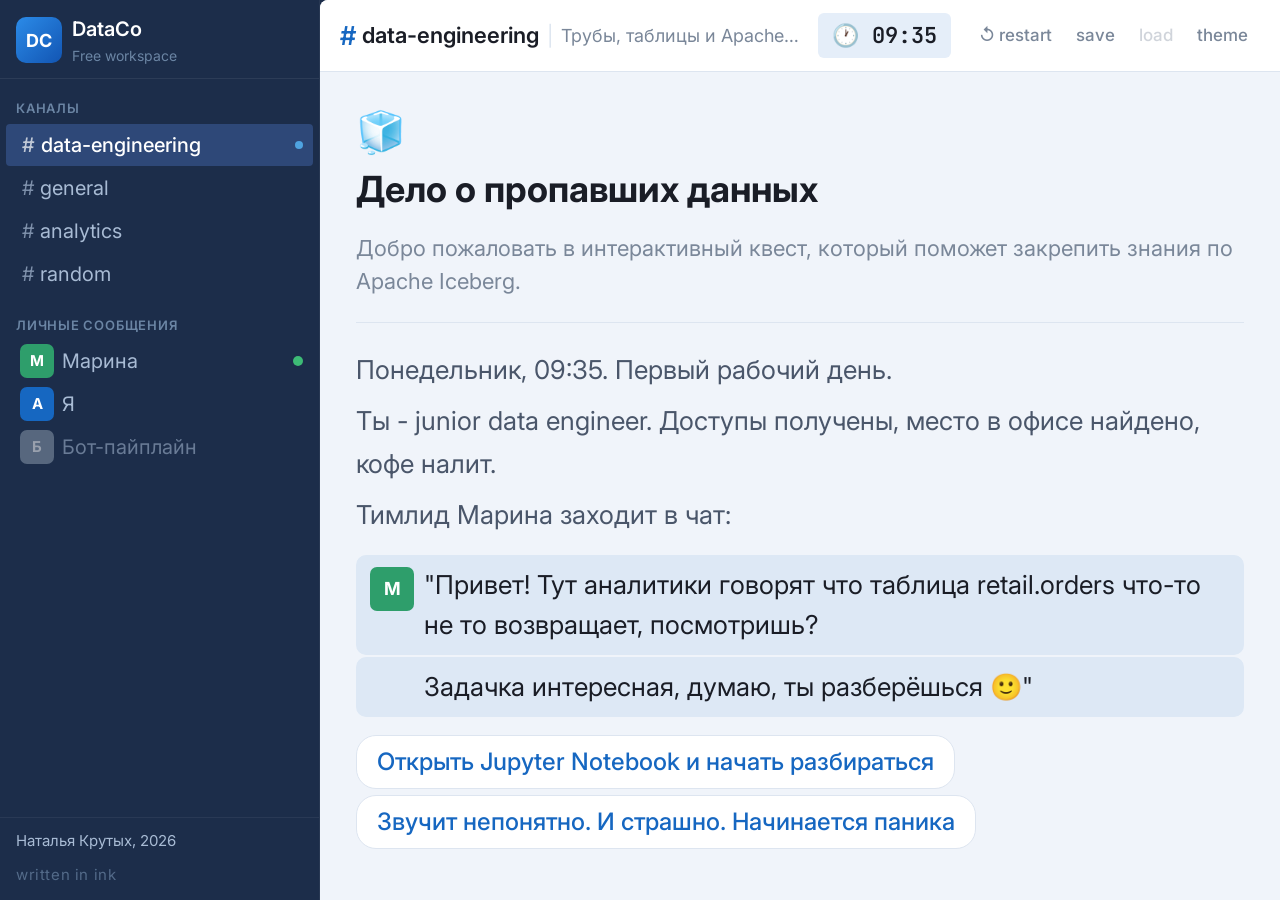
<file: index.html>
<!doctype html>
<html lang="ru">

<head>
    <meta charset="utf-8">
    <title>Дело о пропавших данных</title>
    <meta name="viewport" content="width=device-width, initial-scale=1.0">
    <link rel="preconnect" href="https://fonts.googleapis.com">
    <link
        href="https://fonts.googleapis.com/css2?family=Inter:wght@400;500;600&family=JetBrains+Mono:wght@400&display=swap"
        rel="stylesheet">
    <link rel="stylesheet" href="style.css">
</head>

<body>

    <aside class="sidebar">
        <div class="workspace-header">
            <div class="workspace-logo">DC</div>
            <div class="workspace-info">
                <div class="workspace-name">DataCo</div>
                <div class="workspace-plan">Free workspace</div>
            </div>
        </div>

        <div class="sidebar-section-label">Каналы</div>
        <nav class="channel-list">
            <a class="channel-item active">
                <span class="hash">#</span>
                <span>data-engineering</span>
                <span class="unread-dot"></span>
            </a>
            <a class="channel-item">
                <span class="hash">#</span>
                <span>general</span>
            </a>
            <a class="channel-item">
                <span class="hash">#</span>
                <span>analytics</span>
            </a>
            <a class="channel-item">
                <span class="hash">#</span>
                <span>random</span>
            </a>
        </nav>

        <div class="sidebar-section-label">Личные сообщения</div>
        <div class="dm-list">
            <div class="dm-item">
                <div class="dm-avatar av-green">М</div>
                <span class="dm-name">Марина</span>
                <span class="online-dot"></span>
            </div>
            <div class="dm-item">
                <div class="dm-avatar av-blue">А</div>
                <span class="dm-name">Я</span>
            </div>
            <div class="dm-item muted">
                <div class="dm-avatar av-grey">Б</div>
                <span class="dm-name">Бот-пайплайн</span>
            </div>
        </div>

        <div class="sidebar-footer">
            <div class="author-credit">Наталья Крутых, 2026</div>
            <a href="https://www.inklestudios.com/ink" target="_blank" class="ink-credit">written in ink</a>
        </div>
    </aside>

    <div class="chat-panel">
        <header class="chat-topbar">
            <div class="topbar-left">
                <span class="topbar-hash">#</span>
                <span class="topbar-channel">data-engineering</span>
                <span class="topbar-divider">|</span>
                <span class="topbar-desc">Трубы, таблицы и Apache Iceberg</span>
            </div>
            <div id="game-clock" class="game-clock" style="display:none;">🕐 <span id="clock-time"></span></div>
            <div id="controls" class="buttons">
                <a id="rewind" title="Начать заново">↺ restart</a>
                <a id="save" title="Сохранить прогресс">save</a>
                <a id="reload" title="Загрузить прогресс">load</a>
                <a id="theme-switch" title="Сменить тему">theme</a>
            </div>
        </header>

        <div class="outerContainer">
            <div id="story" class="container">
                <div class="header">
                    <div class="channel-intro">
                        <div class="channel-intro-icon">🧊</div>
                        <h1>Дело о пропавших данных</h1>
                        <h2 class="byline"></h2>
                        <p class="channel-intro-desc">Добро пожаловать в интерактивный квест, который поможет закрепить
                            знания по Apache Iceberg.</p>
                    </div>
                </div>
            </div>
        </div>
    </div>

    <script src="ink.js"></script>
    <script src="iceberg_quest.js"></script>
    <script src="main.js"></script>
</body>

</html>
</file>
<file: style.css>
@import url('https://fonts.googleapis.com/css2?family=Inter:wght@400;500;600&family=JetBrains+Mono:wght@400&display=swap');

/* ─── Reset & Variables ──────────────────────────────────────────────────── */

*,
*::before,
*::after {
    box-sizing: border-box;
    margin: 0;
    padding: 0;
}

:root {
    --sidebar-bg: #1c2d4a;
    --sidebar-hover: #263a5e;
    --sidebar-active: #2e4878;
    --sidebar-text: #a8bbd4;
    --sidebar-active-text: #ffffff;
    --sidebar-label: #6b85a4;

    --chat-bg: #f0f4fa;
    --topbar-bg: #ffffff;
    --topbar-border: #dde5f0;

    --msg-incoming-bg: #ffffff;
    --msg-code-bg: #eaf0f8;
    --msg-code-border: #c4d4e8;

    --primary: #1667c1;
    --primary-light: #e5eef9;
    --primary-hover: #0f56a8;

    --text-main: #1a1d26;
    --text-muted: #7a8799;
    --text-narrative: #4a566a;

    --border: #dde5f0;
    --radius: 6px;

    --avatar-green: #2e9e6b;
    --avatar-blue: #1667c1;
    --avatar-grey: #8898aa;

    --online-green: #3dbb76;

    --font-main: 'Inter', system-ui, -apple-system, sans-serif;
    --font-mono: 'JetBrains Mono', 'Fira Code', 'Consolas', monospace;

    --sidebar-width: 320px;
    --topbar-height: 72px;
}

/* ─── Layout ─────────────────────────────────────────────────────────────── */

html,
body {
    height: 100%;
    overflow: hidden;
}

body {
    display: flex;
    font-family: var(--font-main);
    background: var(--sidebar-bg);
    color: var(--text-main);
    font-size: 20px;
    line-height: 1.5;
}

/* ─── Sidebar ────────────────────────────────────────────────────────────── */

.sidebar {
    width: var(--sidebar-width);
    flex-shrink: 0;
    height: 100vh;
    background: var(--sidebar-bg);
    display: flex;
    flex-direction: column;
    overflow: hidden;
    border-right: 1px solid rgba(255, 255, 255, 0.05);
}

.workspace-header {
    display: flex;
    align-items: center;
    gap: 10px;
    padding: 14px 16px 12px;
    border-bottom: 1px solid rgba(255, 255, 255, 0.07);
    flex-shrink: 0;
}

.workspace-logo {
    width: 46px;
    height: 46px;
    background: linear-gradient(135deg, #2b8be8, #1255b3);
    border-radius: 10px;
    display: flex;
    align-items: center;
    justify-content: center;
    color: white;
    font-weight: 700;
    font-size: 18px;
    letter-spacing: 0.5px;
    flex-shrink: 0;
}

.workspace-name {
    color: #ffffff;
    font-weight: 600;
    font-size: 20px;
}

.workspace-plan {
    color: var(--sidebar-label);
    font-size: 14px;
    margin-top: 1px;
}

.sidebar-section-label {
    padding: 20px 16px 4px;
    font-size: 13px;
    font-weight: 600;
    letter-spacing: 0.06em;
    text-transform: uppercase;
    color: var(--sidebar-label);
    flex-shrink: 0;
}

/* Channels */

.channel-list {
    list-style: none;
    flex-shrink: 0;
}

.channel-item {
    display: flex;
    align-items: center;
    gap: 6px;
    padding: 6px 10px 6px 16px;
    border-radius: 4px;
    margin: 1px 6px;
    color: var(--sidebar-text);
    font-size: 20px;
    cursor: pointer;
    text-decoration: none;
    transition: background 0.12s;
}

.channel-item:hover {
    background: var(--sidebar-hover);
    color: #d0dce8;
}

.channel-item.active {
    background: var(--sidebar-active);
    color: var(--sidebar-active-text);
    font-weight: 500;
}

.channel-item .hash {
    color: inherit;
    opacity: 0.7;
    font-size: 20px;
    line-height: 1;
}

.unread-dot {
    width: 8px;
    height: 8px;
    background: #4fa3e0;
    border-radius: 50%;
    margin-left: auto;
    flex-shrink: 0;
}

/* DM list */

.dm-list {
    flex-shrink: 0;
}

.dm-item {
    display: flex;
    align-items: center;
    gap: 8px;
    padding: 4px 10px 4px 14px;
    margin: 1px 6px;
    border-radius: 4px;
    cursor: pointer;
    transition: background 0.12s;
}

.dm-item:hover {
    background: var(--sidebar-hover);
}

.dm-item.muted {
    opacity: 0.55;
}

.dm-avatar {
    width: 34px;
    height: 34px;
    border-radius: 7px;
    display: flex;
    align-items: center;
    justify-content: center;
    font-weight: 700;
    font-size: 15px;
    color: white;
    flex-shrink: 0;
}

.av-green {
    background: var(--avatar-green);
}

.av-blue {
    background: var(--avatar-blue);
}

.av-grey {
    background: var(--avatar-grey);
}

.dm-name {
    color: var(--sidebar-text);
    font-size: 20px;
    flex: 1;
}

.online-dot {
    width: 10px;
    height: 10px;
    background: var(--online-green);
    border-radius: 50%;
    flex-shrink: 0;
    box-shadow: 0 0 0 2px var(--sidebar-bg);
}

/* Sidebar footer */

.sidebar-footer {
    margin-top: auto;
    padding: 12px 16px;
    border-top: 1px solid rgba(255, 255, 255, 0.06);
    flex-shrink: 0;
}

.author-credit {
    font-size: 15px;
    color: var(--sidebar-text);
    margin-bottom: 6px;
}

.ink-credit {
    font-size: 15px;
    color: var(--sidebar-label);
    text-decoration: none;
    letter-spacing: 0.04em;
    opacity: 0.7;
    transition: opacity 0.15s;
}

.ink-credit:hover {
    opacity: 1;
}

/* ─── Chat Panel ─────────────────────────────────────────────────────────── */

.chat-panel {
    flex: 1;
    display: flex;
    flex-direction: column;
    height: 100vh;
    overflow: hidden;
    background: var(--chat-bg);
    min-width: 0;
    border-radius: 8px 0 0 0;
}

/* ─── Top bar ────────────────────────────────────────────────────────────── */

.chat-topbar {
    height: var(--topbar-height);
    flex-shrink: 0;
    background: var(--topbar-bg);
    border-bottom: 1px solid var(--topbar-border);
    display: flex;
    align-items: center;
    justify-content: space-between;
    padding: 0 20px;
    gap: 16px;
}

.topbar-left {
    display: flex;
    align-items: center;
    gap: 6px;
    overflow: hidden;
}

.topbar-hash {
    font-size: 26px;
    color: var(--primary);
    font-weight: 600;
    line-height: 1;
}

.topbar-channel {
    font-weight: 600;
    font-size: 22px;
    color: var(--text-main);
    white-space: nowrap;
}

.topbar-divider {
    color: var(--border);
    margin: 0 2px;
}

.topbar-desc {
    color: var(--text-muted);
    font-size: 18px;
    white-space: nowrap;
    overflow: hidden;
    text-overflow: ellipsis;
}

/* Game clock */

.game-clock {
    font-size: 22px;
    font-weight: 600;
    color: var(--text-main);
    font-family: var(--font-mono);
    white-space: nowrap;
    flex-shrink: 0;
    padding: 6px 14px;
    border-radius: 6px;
    background: var(--primary-light);
    transition: opacity 0.3s;
}

/* Controls */

#controls.buttons {
    display: flex;
    align-items: center;
    gap: 0;
    flex-shrink: 0;
    background: none;
    position: static;
}

#controls a {
    font-size: 17px;
    font-weight: 500;
    color: var(--text-muted);
    text-decoration: none;
    padding: 6px 12px;
    border-radius: 5px;
    transition: background 0.12s, color 0.12s;
    cursor: pointer;
    font-family: var(--font-main);
    user-select: none;
}

#controls a:hover {
    background: var(--primary-light);
    color: var(--primary);
}

#controls [disabled] {
    opacity: 0.35;
    pointer-events: none;
}

@media screen and (prefers-reduced-motion: no-preference) {
    #controls a {
        transition: background 0.12s, color 0.12s;
    }
}

/* ─── Scroll area ────────────────────────────────────────────────────────── */

.outerContainer {
    flex: 1;
    position: relative;
    overflow-y: auto;
    overflow-x: hidden;
    -webkit-overflow-scrolling: touch;
    background: var(--chat-bg);
}

/* ─── Story container ────────────────────────────────────────────────────── */

.container {
    max-width: 936px;
    margin: 0 auto;
    padding: 0 24px 80px;
    background: transparent;
}

/* ─── Channel intro (header) ─────────────────────────────────────────────── */

.header {
    padding: 40px 0 24px;
    border-bottom: 1px solid var(--border);
    margin-bottom: 24px;
}

.channel-intro {
    display: flex;
    flex-direction: column;
    align-items: flex-start;
    gap: 6px;
}

.channel-intro-icon {
    font-size: 40px;
    line-height: 1;
    margin-bottom: 4px;
}

h1 {
    font-size: 36px;
    font-weight: 700;
    color: var(--text-main);
    font-family: var(--font-main);
}

h2.byline {
    font-size: 22px;
    font-style: italic;
    color: var(--text-muted);
    font-weight: 400;
    font-family: var(--font-main);
}

.channel-intro-desc {
    font-size: 22px;
    color: var(--text-muted);
    margin-top: 4px;
}

.channel-intro-desc strong {
    color: var(--text-main);
}

/* ─── Narrative paragraphs ───────────────────────────────────────────────── */

.container>p {
    font-size: 26px;
    color: var(--text-narrative);
    line-height: 1.65;
    padding: 2px 0;
    margin: 0;
}

/* group spacing: add top gap after an incoming message or code block */
.container>p+p,
.container>.message-incoming+p,
.container>.code-block+p {
    margin-top: 4px;
}

.container>p+.message-incoming,
.container>p+.code-block {
    margin-top: 12px;
}

/* ─── Outgoing messages (player / Anya) ─────────────────────────────────── */

.message-outgoing {
    display: flex !important;
    align-items: flex-start;
    gap: 10px;
    padding: 10px 14px !important;
    margin: 2px 0 !important;
    color: var(--text-main) !important;
    font-size: 26px !important;
    line-height: 1.55 !important;
    font-weight: 400;
    background: var(--primary-light);
    border-radius: 10px;
}

.message-outgoing::before {
    content: "А";
    flex-shrink: 0;
    width: 44px;
    height: 44px;
    background: var(--avatar-blue);
    border-radius: 7px;
    color: white;
    font-size: 18px;
    font-weight: 700;
    font-family: var(--font-main);
    display: inline-flex;
    align-items: center;
    justify-content: center;
    margin-top: 2px;
}

.message-outgoing + .message-outgoing::before {
    visibility: hidden;
    height: 0;
    margin: 0;
    overflow: hidden;
}

.container > p:not(.message-outgoing) + .message-outgoing,
.container > .code-block + .message-outgoing,
.container > .message-incoming + .message-outgoing {
    margin-top: 16px !important;
}

.message-outgoing + .message-outgoing {
    margin-top: 1px !important;
}

.container > .message-outgoing + .message-incoming {
    margin-top: 16px !important;
}

/* ─── Incoming messages (Marina) ─────────────────────────────────────────── */

.message-incoming {
    display: flex !important;
    align-items: flex-start;
    gap: 10px;
    padding: 10px 14px !important;
    margin: 2px 0 !important;
    color: var(--text-main) !important;
    font-size: 26px !important;
    line-height: 1.55 !important;
    font-weight: 400;
    background: #dde8f5;
    border-radius: 10px;
}

/* Avatar */
.message-incoming::before {
    content: "М";
    flex-shrink: 0;
    width: 44px;
    height: 44px;
    background: var(--avatar-green);
    border-radius: 7px;
    color: white;
    font-size: 18px;
    font-weight: 700;
    font-family: var(--font-main);
    display: inline-flex;
    align-items: center;
    justify-content: center;
    margin-top: 2px;
}

/* Consecutive Marina messages: hide repeated avatar */
.message-incoming+.message-incoming::before {
    visibility: hidden;
    height: 0;
    margin: 0;
    overflow: hidden;
}

/* First message in a group: show sender name via wrapper hack —
   instead, we use a top margin for spacing */
.container>p:not(.message-incoming)+.message-incoming,
.container>.code-block+.message-incoming,
.header+.message-incoming {
    margin-top: 16px !important;
}

.message-incoming+.message-incoming {
    margin-top: 1px !important;
}

/* ─── Code blocks ────────────────────────────────────────────────────────── */

.code-block {
    display: block !important;
    font-family: var(--font-mono) !important;
    font-size: 22px !important;
    background: var(--msg-code-bg) !important;
    border: 1px solid var(--msg-code-border) !important;
    border-left: 3px solid var(--primary) !important;
    border-radius: var(--radius) !important;
    padding: 10px 14px !important;
    margin: 8px 0 !important;
    color: #2a3f58 !important;
    white-space: pre !important;
    overflow-x: auto !important;
    line-height: 1.6 !important;
}

/* ─── Choices ────────────────────────────────────────────────────────────── */

.choice {
    display: flex !important;
    justify-content: flex-start;
    padding: 3px 0 !important;
    margin: 0 !important;
    text-align: left !important;
    line-height: 1 !important;
}

/* First choice: add a top gap to separate from narrative */
:not(.choice)+.choice {
    padding-top: 16px !important;
}

.choice a,
.choice span {
    display: inline-block;
    padding: 9px 20px;
    background: white;
    border: 1.5px solid var(--border);
    border-radius: 20px;
    color: var(--primary);
    font-family: var(--font-main);
    font-size: 24px !important;
    font-weight: 500;
    text-decoration: none;
    cursor: pointer;
    transition: background 0.12s, border-color 0.12s, color 0.12s;
    line-height: 1.4;
}

.choice a:hover {
    background: var(--primary-light);
    border-color: var(--primary);
    color: var(--primary-hover);
}

.unclickable {
    opacity: 0.4;
    cursor: not-allowed !important;
}

/* ─── Selected choice ───────────────────────────────────────────────────── */

.choice-selected {
    font-size: 24px !important;
    color: var(--text-muted) !important;
    padding: 6px 0 10px !important;
    margin: 0 !important;
}

.choice-selected::before {
    content: "→ ";
    color: var(--primary);
    opacity: 0.6;
}

/* ─── Act divider ────────────────────────────────────────────────────────── */

hr.act-divider {
    border: none;
    border-top: 5px solid var(--border);
    margin: 24px 0;
}

/* ─── End card ───────────────────────────────────────────────────────────── */

.end {
    text-align: center;
    margin: 32px 0 16px !important;
    padding: 20px !important;
    background: var(--primary-light);
    border-radius: 10px;
    border: 1px solid #c4d8f0;
    color: var(--primary) !important;
    font-weight: 600 !important;
    font-size: 13px !important;
}

/* ─── Fade-in animations ─────────────────────────────────────────────────── */

.container>* {
    opacity: 1;
}

@media screen and (prefers-reduced-motion: no-preference) {
    .container>* {
        transition: opacity 0.6s ease;
    }
}

.container .hide {
    opacity: 0;
}

.container .invisible {
    display: none !important;
}

/* ─── Scrollbar ──────────────────────────────────────────────────────────── */

.outerContainer::-webkit-scrollbar {
    width: 6px;
}

.outerContainer::-webkit-scrollbar-track {
    background: transparent;
}

.outerContainer::-webkit-scrollbar-thumb {
    background: #c5d0e0;
    border-radius: 3px;
}

.outerContainer::-webkit-scrollbar-thumb:hover {
    background: #a8b8cc;
}

/* ─── Dark theme ─────────────────────────────────────────────────────────── */

body.dark {
    background: #111827;
}

body.dark .chat-panel {
    background: #1a2233;
}

body.dark .outerContainer {
    background: #1a2233;
}

body.dark .chat-topbar {
    background: #1e2a3d;
    border-color: #2a3852;
}

body.dark .topbar-channel {
    color: #e0e8f4;
}

body.dark .topbar-desc {
    color: #6a80a0;
}

body.dark #controls a {
    color: #6a80a0;
}

body.dark #controls a:hover {
    background: #253349;
    color: #8ab4d8;
}

body.dark .container>p {
    color: #8095b4;
}

body.dark .message-outgoing {
    color: #d0dce8 !important;
    background: #1a2d4a;
}

body.dark .message-incoming {
    color: #d0dce8 !important;
    background: #1e3352;
}

body.dark .code-block {
    background: #1e2d45 !important;
    border-color: #2e4468 !important;
    border-left-color: #4a8dd4 !important;
    color: #90b4d8 !important;
}

body.dark .choice a {
    background: #1e2d45;
    border-color: #2e4468;
    color: #6ab0e8;
}

body.dark .choice a:hover {
    background: #253b5a;
    border-color: #4a88cc;
}

body.dark .end {
    background: #1e2d45;
    border-color: #2e4468;
    color: #6ab0e8 !important;
}

body.dark h1 {
    color: #d8e4f4;
}

body.dark .channel-intro-desc {
    color: #6a80a0;
}

body.dark .header {
    border-color: #2a3852;
}

body.dark hr.act-divider {
    border-top-color: #2a3852;
}

body.dark .choice-selected {
    color: #4a6080 !important;
}

/* ─── Responsive ─────────────────────────────────────────────────────────── */

@media screen and (max-width: 720px) {
    .sidebar {
        display: none;
    }

    .chat-panel {
        border-radius: 0;
    }

    .topbar-desc {
        display: none;
    }

    .container {
        padding: 0 16px 60px;
    }
}

/* ─── Transition for theme switch ────────────────────────────────────────── */

@media screen and (prefers-reduced-motion: no-preference) {

    body.switched .chat-panel,
    body.switched .outerContainer,
    body.switched .chat-topbar,
    body.switched #controls a,
    body.switched .container>p,
    body.switched .message-outgoing,
    body.switched .message-incoming,
    body.switched .code-block,
    body.switched .choice a,
    body.switched hr.act-divider {
        transition: background-color 0.4s, color 0.4s, border-color 0.4s;
    }
}
</file>
